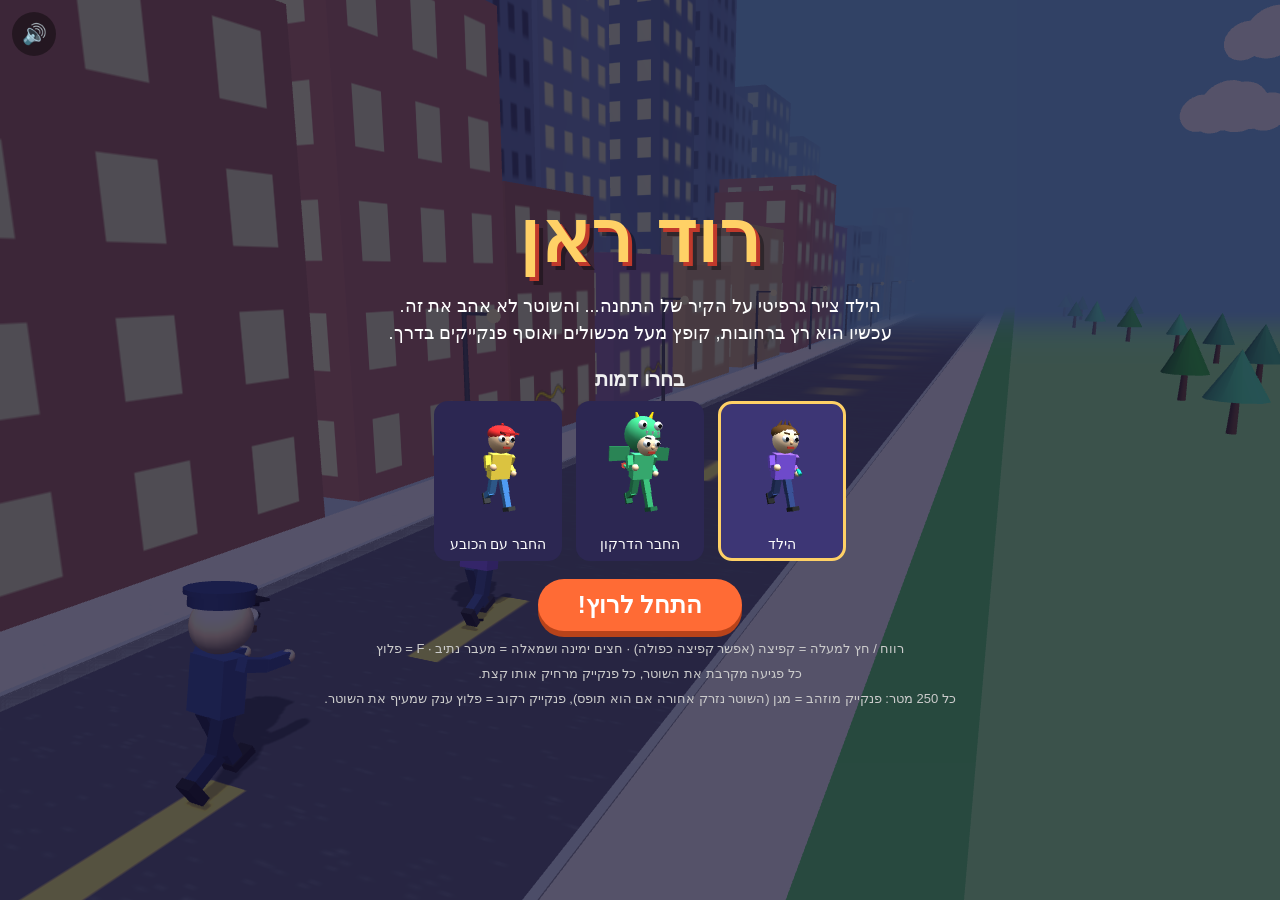
<file: index.html>
<!DOCTYPE html>
<html lang="he" dir="rtl">
<head>
  <meta charset="UTF-8">
  <meta name="viewport" content="width=device-width, initial-scale=1.0, maximum-scale=1.0, user-scalable=no, viewport-fit=cover">
  <meta name="theme-color" content="#1a1630">
  <meta name="mobile-web-app-capable" content="yes">
  <meta name="apple-mobile-web-app-capable" content="yes">
  <meta name="apple-mobile-web-app-status-bar-style" content="black-translucent">
  <meta name="apple-mobile-web-app-title" content="רוד ראן">
  <title>רוד ראן</title>
  <link rel="icon" href="data:,">
  <link rel="stylesheet" href="style.css?v=7">
</head>
<body>
  <div id="stage">
    <canvas id="game"></canvas>
    <button id="sound-toggle" title="סאונד" aria-label="סאונד">🔊</button>
    <div id="vignette"></div>
    <div id="flash"></div>

    <!-- HUD -->
    <div id="hud" class="screen hidden">
      <div class="hud-item">🥞 <span id="hud-pancakes">0</span></div>
      <div class="hud-item">📏 <span id="hud-distance">0</span> מ'</div>
      <div class="hud-item cop-meter" title="כמה השוטר קרוב">
        👮 <div class="bar"><div id="hud-cop" class="fill"></div></div>
      </div>
      <div id="hud-shield" class="hud-item power hidden">🛡️ מגן</div>
      <div id="hud-fart" class="hud-item power hidden">💨 פלוץ מוכן!</div>
    </div>

    <!-- תפריט ראשי -->
    <div id="menu" class="screen overlay">
      <h1>רוד ראן</h1>
      <p class="story">
        הילד צייר גרפיטי על הקיר של התחנה... והשוטר לא אהב את זה.<br>
        עכשיו הוא רץ ברחובות, קופץ מעל מכשולים ואוסף פנקייקים בדרך.
      </p>
      <h2>בחרו דמות</h2>
      <div id="chars" class="chars">
        <button class="char selected" data-char="kid">
          <canvas width="110" height="120"></canvas>
          <span>הילד</span>
        </button>
        <button class="char" data-char="dragon">
          <canvas width="110" height="120"></canvas>
          <span>החבר הדרקון</span>
        </button>
        <button class="char" data-char="redhat">
          <canvas width="110" height="120"></canvas>
          <span>החבר עם הכובע</span>
        </button>
      </div>
      <button id="start" class="big">התחל לרוץ!</button>
      <p class="hint desktop-only">רווח / חץ למעלה = קפיצה (אפשר קפיצה כפולה) · חצים ימינה ושמאלה = מעבר נתיב · F = פלוץ</p>
      <p class="hint mobile-only">החלקה ימינה/שמאלה = מעבר נתיב · החלקה למעלה או נגיעה = קפיצה · החלקה למטה או נגיעה כפולה = פלוץ</p>
      <p class="hint">כל פגיעה מקרבת את השוטר, כל פנקייק מרחיק אותו קצת.</p>
      <p class="hint">כל 250 מטר: פנקייק מוזהב = מגן (השוטר נזרק אחורה אם הוא תופס), פנקייק רקוב = פלוץ ענק שמעיף את השוטר.</p>
    </div>

    <!-- סיום משחק -->
    <div id="gameover" class="screen overlay hidden">
      <h1>נתפסת!</h1>
      <p class="score-line">🥞 פנקייקים: <span id="go-pancakes">0</span></p>
      <p class="score-line">📏 מרחק: <span id="go-distance">0</span> מ'</p>
      <p class="score-line">⭐ ניקוד: <span id="go-score">0</span></p>
      <p class="score-line best">🏆 שיא: <span id="go-best">0</span></p>
      <button id="restart" class="big">עוד פעם!</button>
      <button id="tomenu" class="small">חזרה לתפריט</button>
    </div>
  </div>

  <script src="vendor/three.min.js"></script>
  <script src="src/game.js?v=7"></script>
</body>
</html>
</file>
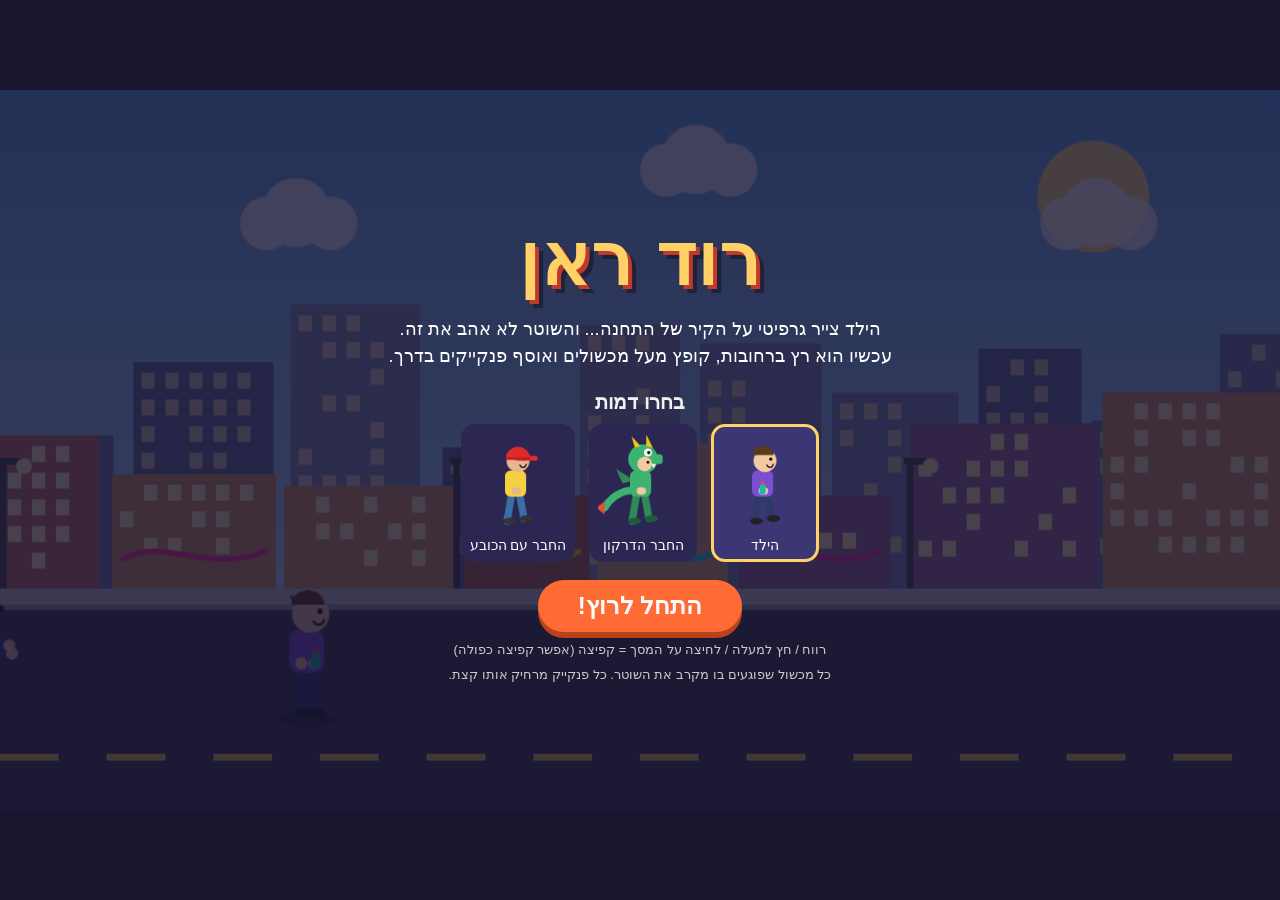
<file: 2d/index.html>
<!DOCTYPE html>
<html lang="he" dir="rtl">
<head>
  <meta charset="UTF-8">
  <meta name="viewport" content="width=device-width, initial-scale=1.0, user-scalable=no">
  <title>רוד ראן</title>
  <link rel="icon" href="data:,">
  <link rel="stylesheet" href="style.css">
</head>
<body>
  <div id="stage">
    <canvas id="game" width="960" height="540"></canvas>

    <!-- HUD -->
    <div id="hud" class="screen hidden">
      <div class="hud-item">🥞 <span id="hud-pancakes">0</span></div>
      <div class="hud-item">📏 <span id="hud-distance">0</span> מ'</div>
      <div class="hud-item cop-meter" title="כמה השוטר קרוב">
        👮 <div class="bar"><div id="hud-cop" class="fill"></div></div>
      </div>
    </div>

    <!-- תפריט ראשי -->
    <div id="menu" class="screen overlay">
      <h1>רוד ראן</h1>
      <p class="story">
        הילד צייר גרפיטי על הקיר של התחנה... והשוטר לא אהב את זה.<br>
        עכשיו הוא רץ ברחובות, קופץ מעל מכשולים ואוסף פנקייקים בדרך.
      </p>
      <h2>בחרו דמות</h2>
      <div id="chars" class="chars">
        <button class="char selected" data-char="kid">
          <canvas width="110" height="120"></canvas>
          <span>הילד</span>
        </button>
        <button class="char" data-char="dragon">
          <canvas width="110" height="120"></canvas>
          <span>החבר הדרקון</span>
        </button>
        <button class="char" data-char="redhat">
          <canvas width="110" height="120"></canvas>
          <span>החבר עם הכובע</span>
        </button>
      </div>
      <button id="start" class="big">התחל לרוץ!</button>
      <p class="hint">רווח / חץ למעלה / לחיצה על המסך = קפיצה (אפשר קפיצה כפולה)</p>
      <p class="hint">כל מכשול שפוגעים בו מקרב את השוטר. כל פנקייק מרחיק אותו קצת.</p>
    </div>

    <!-- סיום משחק -->
    <div id="gameover" class="screen overlay hidden">
      <h1>נתפסת!</h1>
      <p class="score-line">🥞 פנקייקים: <span id="go-pancakes">0</span></p>
      <p class="score-line">📏 מרחק: <span id="go-distance">0</span> מ'</p>
      <p class="score-line">⭐ ניקוד: <span id="go-score">0</span></p>
      <p class="score-line best">🏆 שיא: <span id="go-best">0</span></p>
      <button id="restart" class="big">עוד פעם!</button>
      <button id="tomenu" class="small">חזרה לתפריט</button>
    </div>
  </div>

  <script src="src/game.js"></script>
</body>
</html>
</file>
<file: style.css>
* { box-sizing: border-box; }

html, body {
  margin: 0;
  height: 100%;
  background: #1a1630;
  font-family: "Segoe UI", "Heebo", Arial, sans-serif;
  color: #fff;
  overflow: hidden;
  touch-action: manipulation;
  overscroll-behavior: none;
  -webkit-user-select: none;
  user-select: none;
  -webkit-touch-callout: none;
  -webkit-tap-highlight-color: transparent;
}

#stage {
  position: relative;
  width: 100vw;
  height: 100vh;
  height: 100dvh;   /* גובה אמיתי במובייל, בלי סרגלי הדפדפן */
}

canvas#game {
  position: absolute;
  inset: 0;
  width: 100%;
  height: 100%;
  display: block;
  background: #7fc4f0;
  touch-action: none;   /* כל המחוות שייכות למשחק, לא לדפדפן */
}
#stage { touch-action: none; }
#menu, #gameover { touch-action: manipulation; }   /* בתפריטים הכפתורים צריכים לעבוד רגיל */

.mobile-only { display: none; }
@media (pointer: coarse) {
  .mobile-only { display: block; }
  .desktop-only { display: none; }
}

/* אפקטים מעל התמונה */
#vignette, #flash {
  position: absolute;
  inset: 0;
  pointer-events: none;
  opacity: 0;
}
#vignette { background: radial-gradient(ellipse at center, rgba(255,0,0,0) 45%, rgba(255,0,0,0.55) 100%); }
#flash { background: #fff; }

.screen {
  position: absolute;
  inset: 0;
}

.hidden { display: none !important; }

.overlay {
  display: flex;
  flex-direction: column;
  align-items: center;
  justify-content: center;
  gap: 10px;
  background: rgba(20, 16, 48, 0.72);
  text-align: center;
  padding: 16px;
}

.overlay h1 {
  margin: 0;
  font-size: clamp(36px, 8vw, 72px);
  color: #ffd166;
  text-shadow: 4px 4px 0 #c0392b, 8px 8px 0 rgba(0,0,0,0.35);
  letter-spacing: 2px;
}

.overlay h2 { margin: 6px 0 0; font-size: 20px; color: #f1f1f1; }

.story { max-width: 600px; margin: 4px 0; font-size: clamp(13px, 2vw, 18px); line-height: 1.5; }
.hint { margin: 0; font-size: 13px; color: #ccc; }

.chars { display: flex; gap: 14px; }

.char {
  background: #2c2752;
  border: 3px solid transparent;
  border-radius: 14px;
  color: #fff;
  cursor: pointer;
  padding: 8px 6px 6px;
  display: flex;
  flex-direction: column;
  align-items: center;
  gap: 4px;
  font-size: 14px;
  transition: transform .1s, border-color .1s;
}
.char:hover { transform: translateY(-3px); }
.char.selected { border-color: #ffd166; background: #3d3675; }
.char canvas { width: 110px; height: 120px; }

button.big {
  margin-top: 8px;
  font-size: 24px;
  font-weight: bold;
  padding: 12px 40px;
  border: none;
  border-radius: 40px;
  background: #ff6b35;
  color: #fff;
  cursor: pointer;
  box-shadow: 0 6px 0 #b8431a;
  font-family: inherit;
}
button.big:active { transform: translateY(4px); box-shadow: 0 2px 0 #b8431a; }

button.small {
  font-size: 14px;
  padding: 6px 18px;
  border: 2px solid #aaa;
  border-radius: 20px;
  background: transparent;
  color: #ddd;
  cursor: pointer;
  font-family: inherit;
}

.score-line { margin: 2px 0; font-size: 22px; }
.score-line.best { color: #ffd166; }

/* HUD */
#hud {
  pointer-events: none;
  display: flex;
  flex-wrap: wrap;
  align-content: flex-start;   /* שורה שנייה נצמדת לשורה הראשונה ולא נמתחת לאמצע המסך */
  gap: 8px 16px;
  /* מרווח משמאל שומר מקום לכפתור הסאונד */
  padding: max(12px, env(safe-area-inset-top)) max(18px, env(safe-area-inset-right)) 12px calc(68px + env(safe-area-inset-left));
  align-items: flex-start;
  height: auto;
  font-size: clamp(14px, 2.4vw, 22px);
  font-weight: bold;
  text-shadow: 2px 2px 0 rgba(0,0,0,0.5);
}
.hud-item {
  background: rgba(0,0,0,0.35);
  padding: 4px 12px;
  border-radius: 20px;
  display: flex;
  align-items: center;
  gap: 6px;
}
.cop-meter .bar {
  width: 120px;
  height: 12px;
  background: rgba(255,255,255,0.25);
  border-radius: 6px;
  overflow: hidden;
}
.cop-meter .fill {
  height: 100%;
  width: 0%;
  background: linear-gradient(90deg, #2ecc71, #f1c40f, #e74c3c);
  transition: width .1s linear;
}

.hud-item.power {
  background: rgba(255, 209, 102, 0.85);
  color: #1a1630;
  animation: pulse 1s infinite alternate;
}
#hud-fart { background: rgba(159, 205, 50, 0.9); }
@keyframes pulse { from { transform: scale(1); } to { transform: scale(1.06); } }

/* ---------- מובייל ---------- */
@media (max-width: 640px) {
  .overlay { gap: 6px; padding: 12px; overflow-y: auto; }
  .overlay h1 { font-size: clamp(34px, 12vw, 56px); text-shadow: 3px 3px 0 #c0392b; }
  .overlay h2 { font-size: 16px; margin-top: 2px; }
  .story { font-size: 13px; line-height: 1.4; }
  .hint { font-size: 11px; line-height: 1.4; }
  .chars { gap: 8px; }
  .char { padding: 6px 4px 4px; font-size: 12px; border-radius: 10px; }
  .char canvas { width: 82px; height: 90px; }
  button.big { font-size: 20px; padding: 12px 34px; }
  button.small { padding: 8px 20px; }
  .score-line { font-size: 18px; }
  #hud { gap: 6px 8px; padding: max(8px, env(safe-area-inset-top)) 10px 8px calc(58px + env(safe-area-inset-left)); font-size: 14px; }
  .hud-item { padding: 3px 9px; }
  .cop-meter .bar { width: 64px; height: 10px; }
}

/* טלפון במצב רוחב: גובה קטן */
@media (max-height: 460px) {
  .overlay { gap: 3px; padding: 8px; overflow-y: auto; }
  .overlay h1 { font-size: 34px; }
  .overlay h2 { font-size: 14px; margin: 0; }
  .story { display: none; }
  .hint { font-size: 11px; }
  .char canvas { width: 64px; height: 70px; }
  .char { padding: 4px; font-size: 11px; }
  button.big { font-size: 18px; padding: 8px 28px; margin-top: 2px; }
  .score-line { font-size: 16px; margin: 0; }
}

/* כפתור השתקה - תמיד גלוי, גם בתפריט וגם במשחק */
#sound-toggle {
  position: absolute;
  top: max(12px, env(safe-area-inset-top));
  left: max(12px, env(safe-area-inset-left));
  z-index: 5;
  width: 44px;
  height: 44px;
  border: none;
  border-radius: 50%;
  background: rgba(0, 0, 0, 0.4);
  color: #fff;
  font-size: 20px;
  line-height: 1;
  cursor: pointer;
  display: flex;
  align-items: center;
  justify-content: center;
  padding: 0;
}
#sound-toggle:active { transform: scale(0.92); }
#sound-toggle.muted { opacity: 0.55; }

@media (max-width: 640px) {
  #sound-toggle { width: 38px; height: 38px; font-size: 17px; }
}
</file>
<file: 2d/style.css>
* { box-sizing: border-box; }

html, body {
  margin: 0;
  height: 100%;
  background: #1a1630;
  font-family: "Segoe UI", "Heebo", Arial, sans-serif;
  color: #fff;
  overflow: hidden;
  touch-action: manipulation;
}

#stage {
  position: relative;
  width: 100vw;
  height: 100vh;
  display: flex;
  align-items: center;
  justify-content: center;
}

canvas#game {
  width: min(100vw, calc(100vh * 16 / 9));
  height: min(100vh, calc(100vw * 9 / 16));
  display: block;
  image-rendering: auto;
  background: #87ceeb;
}

.screen {
  position: absolute;
  inset: 0;
  margin: auto;
  width: min(100vw, calc(100vh * 16 / 9));
  height: min(100vh, calc(100vw * 9 / 16));
}

.hidden { display: none !important; }

.overlay {
  display: flex;
  flex-direction: column;
  align-items: center;
  justify-content: center;
  gap: 10px;
  background: rgba(20, 16, 48, 0.78);
  text-align: center;
  padding: 16px;
}

.overlay h1 {
  margin: 0;
  font-size: clamp(36px, 8vw, 72px);
  color: #ffd166;
  text-shadow: 4px 4px 0 #c0392b, 8px 8px 0 rgba(0,0,0,0.35);
  letter-spacing: 2px;
}

.overlay h2 { margin: 6px 0 0; font-size: 20px; color: #f1f1f1; }

.story { max-width: 600px; margin: 4px 0; font-size: clamp(13px, 2vw, 18px); line-height: 1.5; }
.hint { margin: 0; font-size: 13px; color: #ccc; }

.chars { display: flex; gap: 14px; }

.char {
  background: #2c2752;
  border: 3px solid transparent;
  border-radius: 14px;
  color: #fff;
  cursor: pointer;
  padding: 8px 6px 6px;
  display: flex;
  flex-direction: column;
  align-items: center;
  gap: 4px;
  font-size: 14px;
  transition: transform .1s, border-color .1s;
}
.char:hover { transform: translateY(-3px); }
.char.selected { border-color: #ffd166; background: #3d3675; }
.char canvas { width: 90px; height: 98px; }

button.big {
  margin-top: 8px;
  font-size: 24px;
  font-weight: bold;
  padding: 12px 40px;
  border: none;
  border-radius: 40px;
  background: #ff6b35;
  color: #fff;
  cursor: pointer;
  box-shadow: 0 6px 0 #b8431a;
  font-family: inherit;
}
button.big:active { transform: translateY(4px); box-shadow: 0 2px 0 #b8431a; }

button.small {
  font-size: 14px;
  padding: 6px 18px;
  border: 2px solid #aaa;
  border-radius: 20px;
  background: transparent;
  color: #ddd;
  cursor: pointer;
  font-family: inherit;
}

.score-line { margin: 2px 0; font-size: 22px; }
.score-line.best { color: #ffd166; }

/* HUD */
#hud {
  pointer-events: none;
  display: flex;
  gap: 16px;
  padding: 12px 18px;
  align-items: flex-start;
  height: auto;
  font-size: clamp(14px, 2.4vw, 22px);
  font-weight: bold;
  text-shadow: 2px 2px 0 rgba(0,0,0,0.5);
}
.hud-item {
  background: rgba(0,0,0,0.35);
  padding: 4px 12px;
  border-radius: 20px;
  display: flex;
  align-items: center;
  gap: 6px;
}
.cop-meter .bar {
  width: 120px;
  height: 12px;
  background: rgba(255,255,255,0.25);
  border-radius: 6px;
  overflow: hidden;
}
.cop-meter .fill {
  height: 100%;
  width: 0%;
  background: linear-gradient(90deg, #2ecc71, #f1c40f, #e74c3c);
  transition: width .1s linear;
}
</file>
